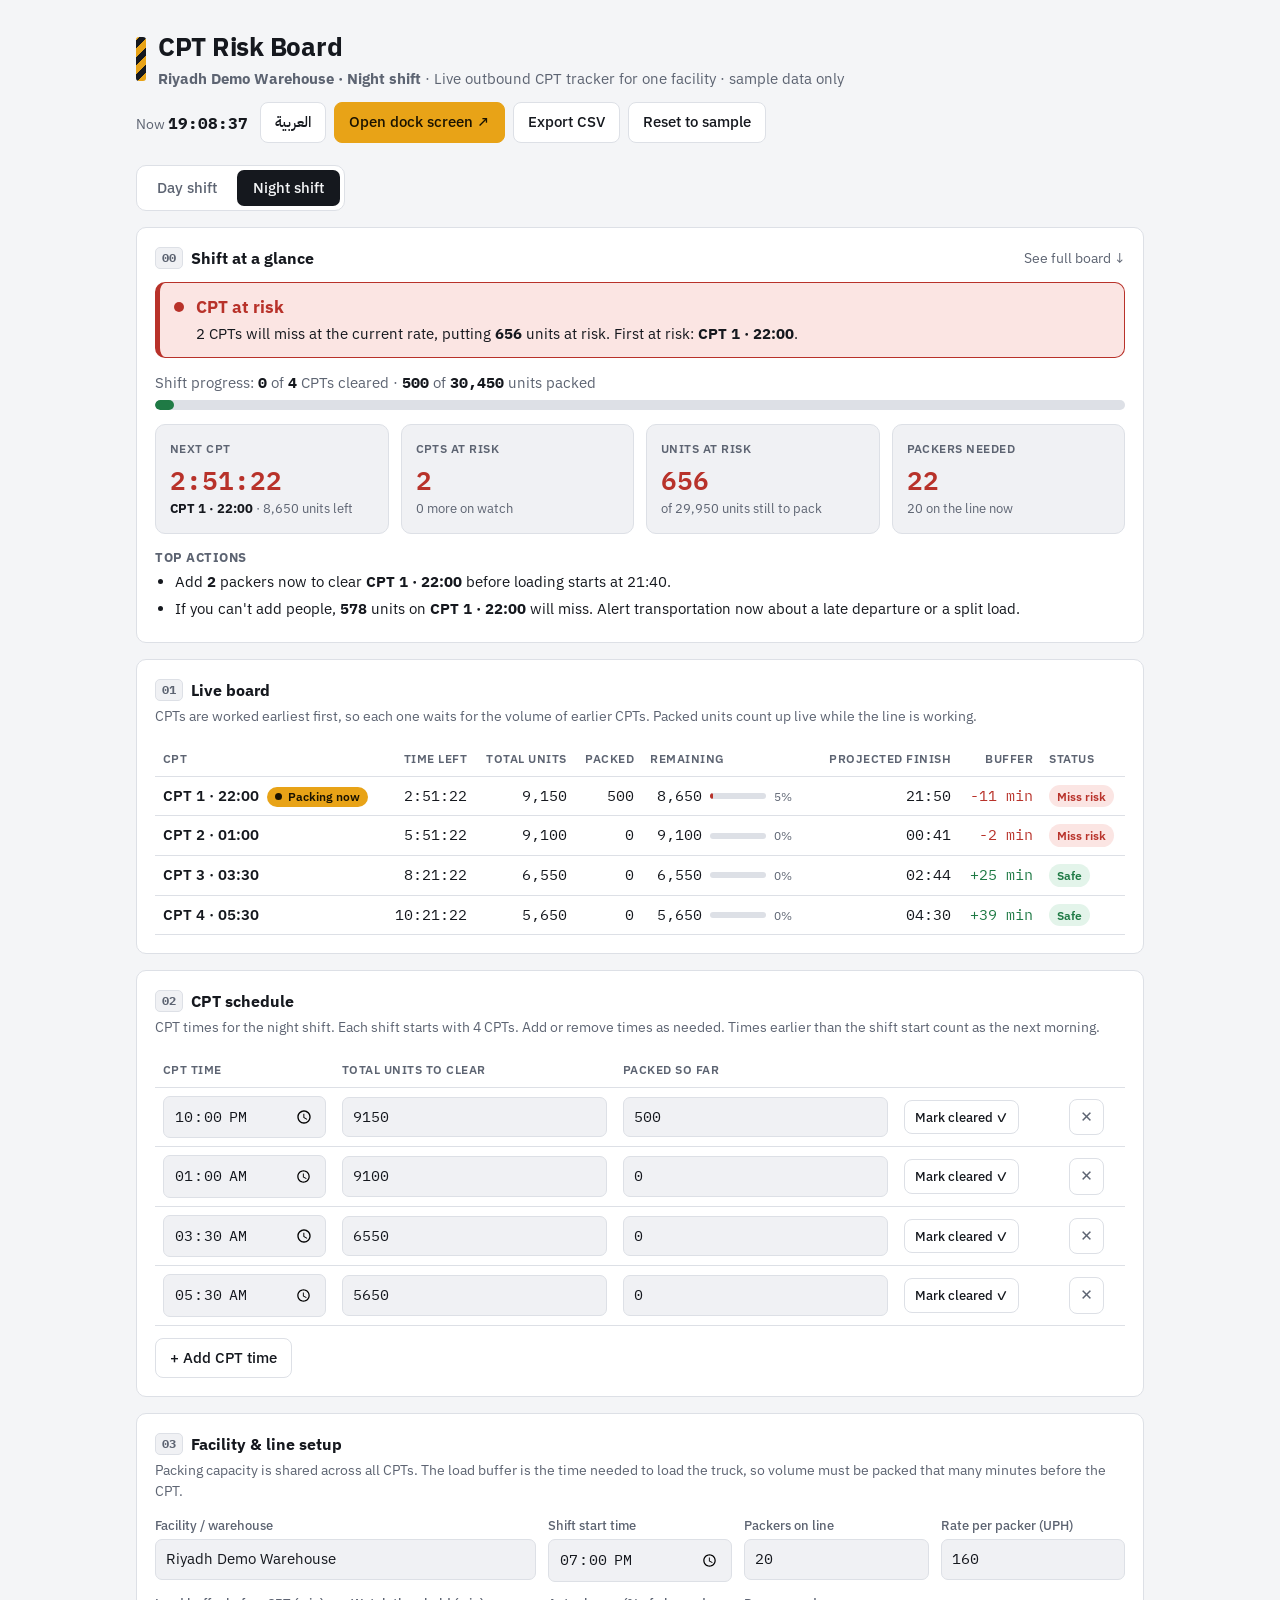
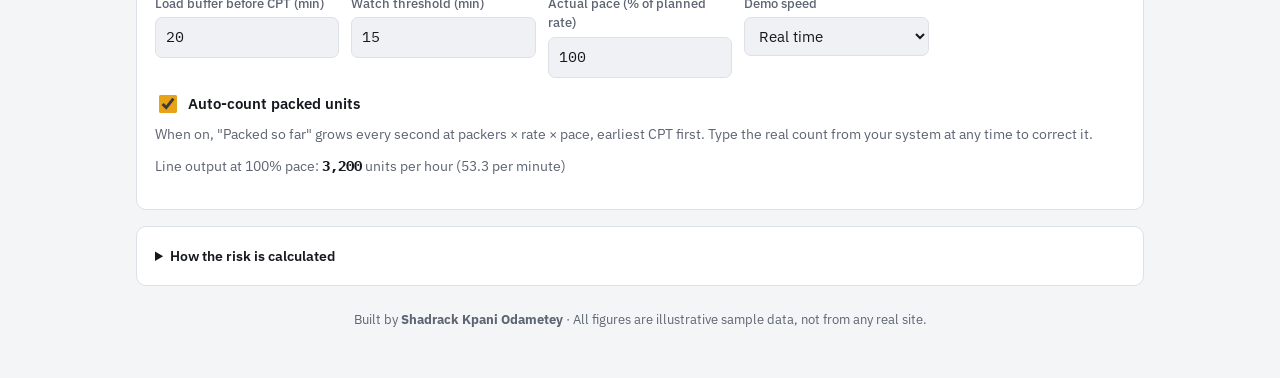
<file: index.html>
<!doctype html>
<html lang="en" dir="ltr">
<head>
<meta charset="utf-8">
<meta name="viewport" content="width=device-width, initial-scale=1">
<title>CPT Risk Board</title>
<meta name="description" content="Live outbound CPT tracker for one warehouse, in English and Arabic: day and night shifts, units to clear per CPT, risk at the current pack rate, packers needed, and a dock screen that celebrates every cleared CPT.">
<link rel="preconnect" href="https://fonts.googleapis.com">
<link rel="preconnect" href="https://fonts.gstatic.com" crossorigin>
<link href="https://fonts.googleapis.com/css2?family=IBM+Plex+Mono:wght@500;600&family=IBM+Plex+Sans:wght@400;500;600;700&family=IBM+Plex+Sans+Arabic:wght@400;500;600;700&display=swap" rel="stylesheet">
<link rel="stylesheet" href="css/style.css">
</head>
<body>
<div class="wrap" id="main">
  <header>
    <div class="brand">
      <div class="stripe" aria-hidden="true"></div>
      <div>
        <h1 data-i18n="title">CPT Risk Board</h1>
        <p class="sub"><b id="facilityName"></b> · <span data-i18n="subtitle">Live outbound CPT tracker</span></p>
      </div>
    </div>
    <div class="actions">
      <span class="speed-badge" id="speedBadge" hidden></span>
      <div class="clock"><span data-i18n="clockLabel">Now</span> <b id="clock">--:--:--</b></div>
      <button id="langBtn" class="lang" lang="ar">العربية</button>
      <a id="dockLink" class="btn primary" href="dock.html" target="_blank" rel="noopener" data-i18n="dock">Open dock screen ↗</a>
      <button id="exportCsv" data-i18n="exportCsv">Export CSV</button>
      <button id="resetBtn" data-i18n="reset">Reset to sample</button>
    </div>
  </header>

  <div class="shift-tabs" role="tablist">
    <button role="tab" data-shift="day" data-i18n="shiftDay">Day shift</button>
    <button role="tab" data-shift="night" data-i18n="shiftNight">Night shift</button>
  </div>

  <section class="overview">
    <div class="ov-head">
      <h2><span class="num">00</span><span data-i18n="s0">Shift at a glance</span></h2>
      <a href="#board" class="see-plan" data-i18n="seeBoard">See full board ↓</a>
    </div>
    <div class="verdict" id="verdict"></div>
    <div class="progress-line" id="progressLine"></div>
    <div class="cards" id="cards"></div>
    <div class="actions-box" id="topActions"></div>
  </section>

  <section id="board">
    <h2><span class="num">01</span><span data-i18n="s1">Live board</span></h2>
    <p class="hint" data-i18n="s1hint"></p>
    <div class="table-scroll">
      <table>
        <thead><tr>
          <th data-i18n="thCpt">CPT</th>
          <th class="n" data-i18n="thLeft">Time left</th>
          <th class="n" data-i18n="thTotal">Total units</th>
          <th class="n" data-i18n="thPacked">Packed</th>
          <th data-i18n="thRemain">Remaining</th>
          <th class="n" data-i18n="thFinish">Projected finish</th>
          <th class="n" data-i18n="thBuffer">Buffer</th>
          <th data-i18n="thStatus">Status</th>
        </tr></thead>
        <tbody id="boardRows"></tbody>
      </table>
    </div>
  </section>

  <section>
    <h2><span class="num">02</span><span data-i18n="s3">CPT schedule</span></h2>
    <p class="hint" id="schedHint"></p>
    <div class="table-scroll">
      <table class="edit">
        <thead><tr><th data-i18n="thTime">CPT time</th><th data-i18n="thTotalEdit">Total units to clear</th><th data-i18n="thPackedEdit">Packed so far</th><th></th><th></th></tr></thead>
        <tbody id="schedRows"></tbody>
      </table>
    </div>
    <button id="addCpt" class="add" data-i18n="addCpt">+ Add CPT time</button>
  </section>

  <section>
    <h2><span class="num">03</span><span data-i18n="s2">Facility & line setup</span></h2>
    <p class="hint" data-i18n="s2hint"></p>
    <div class="grid">
      <div class="wide"><label for="facility" data-i18n="facility">Facility / warehouse</label><input id="facility" type="text" dir="auto"></div>
      <div><label for="shiftStart" data-i18n="shiftStart">Shift start time</label><input id="shiftStart" type="time"></div>
      <div><label for="packers" data-i18n="packers">Packers on line</label><input id="packers" type="number" min="0" step="1"></div>
      <div><label for="rate" data-i18n="rate">Rate per packer (UPH)</label><input id="rate" type="number" min="0" step="5"></div>
      <div><label for="loadBuf" data-i18n="loadBuf">Load buffer before CPT (min)</label><input id="loadBuf" type="number" min="0" step="5"></div>
      <div><label for="watchMin" data-i18n="watchMin">Watch threshold (min)</label><input id="watchMin" type="number" min="0" step="5"></div>
      <div><label for="pace" data-i18n="pace">Actual pace (% of planned rate)</label><input id="pace" type="number" min="0" max="200" step="5"></div>
      <div><label for="speed" data-i18n="speed">Demo speed</label>
        <select id="speed"><option value="1" data-i18n="speed1">Real time</option><option value="10" data-i18n="speed10">10× (demo)</option><option value="60" data-i18n="speed60">60× (demo)</option></select></div>
    </div>
    <label class="toggle"><input id="auto" type="checkbox"> <span data-i18n="autoCount">Auto-count packed units</span></label>
    <p class="hint toggle-hint" data-i18n="autoHint"></p>
    <p class="derived" id="capLine"></p>
  </section>

  <section>
    <details>
      <summary data-i18n="howTitle">How the risk is calculated</summary>
      <ol data-i18n-html="howList"></ol>
    </details>
  </section>

  <footer><span data-i18n="builtBy">Built by</span> <b class="author">Shadrack Kpani Odametey</b> · <span data-i18n="footerNote">All figures are illustrative sample data, not from any real site.</span></footer>
</div>

<script src="js/i18n.js" defer></script>
<script src="js/core.js" defer></script>
<script src="js/celebrate.js" defer></script>
<script src="js/app.js" defer></script>
</body>
</html>
</file>
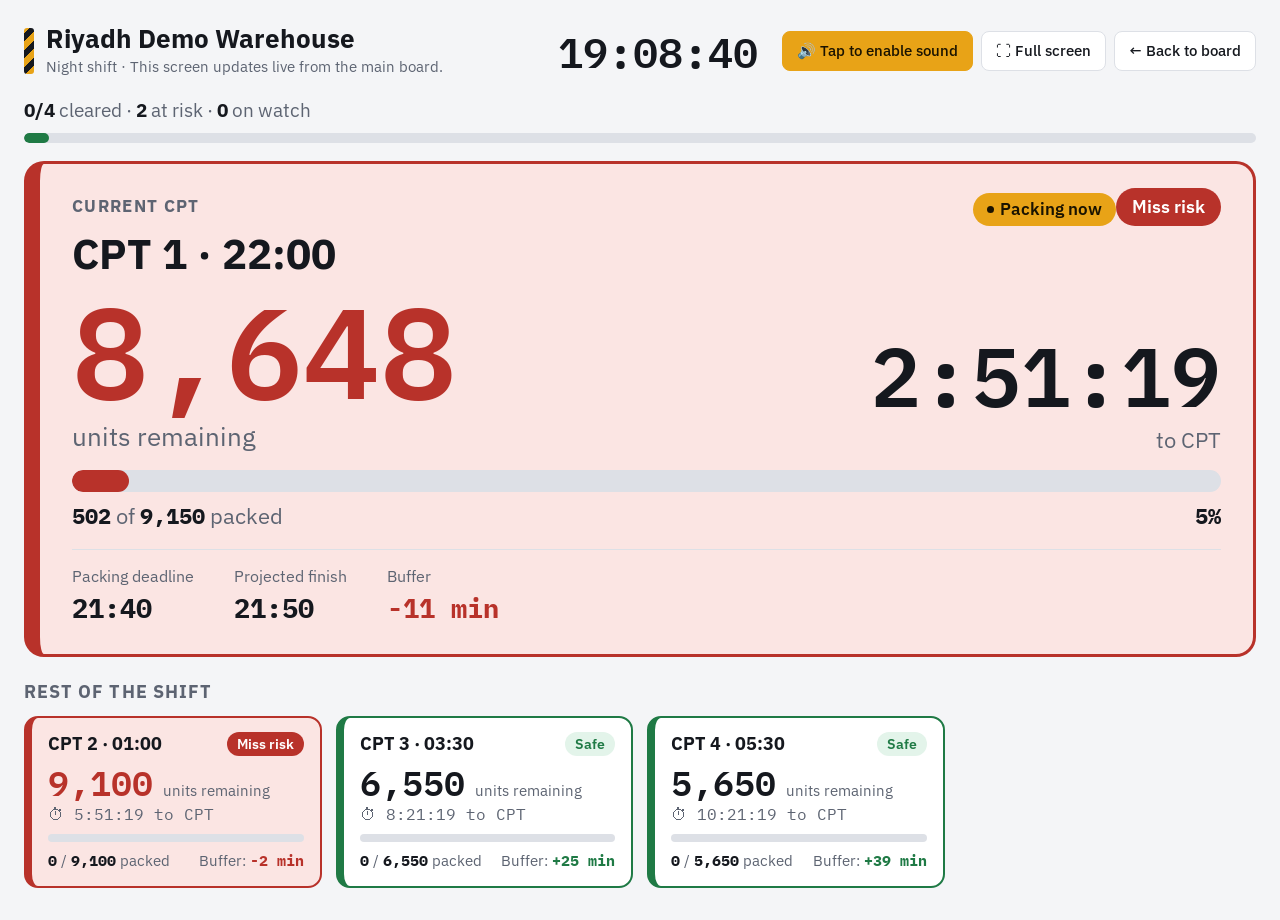
<file: dock.html>
<!doctype html>
<html lang="en" dir="ltr">
<head>
<meta charset="utf-8">
<meta name="viewport" content="width=device-width, initial-scale=1">
<title>CPT Dock Screen</title>
<meta name="description" content="Wall-screen view of the CPT Risk Board with live countdowns and a celebration for every cleared CPT.">
<link rel="preconnect" href="https://fonts.googleapis.com">
<link rel="preconnect" href="https://fonts.gstatic.com" crossorigin>
<link href="https://fonts.googleapis.com/css2?family=IBM+Plex+Mono:wght@500;600&family=IBM+Plex+Sans:wght@400;500;600;700&family=IBM+Plex+Sans+Arabic:wght@400;500;600;700&display=swap" rel="stylesheet">
<link rel="stylesheet" href="css/style.css">
</head>
<body class="dock-page">
  <div class="dock-head">
    <div class="dock-title">
      <span class="stripe" aria-hidden="true"></span>
      <div>
        <div id="dockFacility" class="dock-facility"></div>
        <div class="dock-sub"><span id="dockShift"></span> · <span data-i18n="dockHint">This screen updates live from the main board.</span></div>
      </div>
    </div>
    <span class="speed-badge" id="speedBadge" hidden></span>
    <div class="dock-clock" id="dockClock">--:--:--</div>
    <div class="dock-controls">
      <button id="soundBtn" class="primary"></button>
      <button id="fsBtn" data-i18n="fullscreen">⛶ Full screen</button>
      <a id="backLink" class="btn" href="index.html" data-i18n="backToBoard">← Back to board</a>
    </div>
  </div>

  <div class="dock-strip">
    <div class="dock-summary" id="dockSummary"></div>
    <div class="bar big done"><span id="dockProgress" style="width:0%"></span></div>
  </div>

  <div class="hero" id="hero" aria-live="polite"></div>
  <h2 class="others-title" id="othersTitle" data-i18n="otherCpts">Rest of the shift</h2>
  <div class="tiles small" id="tiles"></div>

  <script src="js/i18n.js" defer></script>
  <script src="js/core.js" defer></script>
  <script src="js/celebrate.js" defer></script>
  <script src="js/dock.js" defer></script>
</body>
</html>
</file>
<file: css/style.css>
:root{
  --bg:#f4f5f7; --surface:#ffffff; --surface-2:#f0f1f4; --text:#15181e; --muted:#5d6472; --border:#dde0e6;
  --accent:#e8a317; --accent-ink:#1a1300;
  --ok:#1f7a45; --ok-bg:#e3f4ea; --warn:#8a5700; --warn-bg:#fdf1d8; --bad:#b8322a; --bad-bg:#fbe5e3;
  --radius:10px;
}
@media (prefers-color-scheme: dark){
  :root:not([data-theme="light"]){
    --bg:#0f1115; --surface:#171a21; --surface-2:#1e222b; --text:#e8eaef; --muted:#9aa1ae; --border:#2a2f3a;
    --accent:#f2b230; --accent-ink:#1a1300;
    --ok:#4cc27f; --ok-bg:#15301f; --warn:#f2b230; --warn-bg:#352a10; --bad:#ff6b5e; --bad-bg:#3a1a17;
  }
}
:root[data-theme="dark"]{
  --bg:#0f1115; --surface:#171a21; --surface-2:#1e222b; --text:#e8eaef; --muted:#9aa1ae; --border:#2a2f3a;
  --accent:#f2b230; --accent-ink:#1a1300;
  --ok:#4cc27f; --ok-bg:#15301f; --warn:#f2b230; --warn-bg:#352a10; --bad:#ff6b5e; --bad-bg:#3a1a17;
}
*{box-sizing:border-box}
html,body{margin:0}
body{background:var(--bg);color:var(--text);font-family:"IBM Plex Sans",system-ui,-apple-system,"Segoe UI",sans-serif;font-size:15px;line-height:1.5}
.wrap{max-width:1040px;margin:0 auto;padding:28px 16px 48px}
header{display:flex;flex-wrap:wrap;gap:12px;align-items:flex-end;justify-content:space-between;margin-bottom:22px}
.brand{display:flex;gap:12px;align-items:center}
.stripe{display:inline-block;flex:none;width:10px;height:44px;border-radius:3px;background:repeating-linear-gradient(-45deg,var(--accent) 0 6px,var(--text) 6px 12px)}
h1{font-size:1.6rem;margin:0;letter-spacing:-.01em}
.sub{color:var(--muted);margin:2px 0 0;font-size:.92rem}
.actions{display:flex;gap:8px;flex-wrap:wrap;align-items:center}
.clock{font-size:.86rem;color:var(--muted);padding-inline-end:4px}
.clock b{font-family:"IBM Plex Mono",monospace;color:var(--text);font-size:1rem}
button{font:inherit;cursor:pointer;border-radius:8px;border:1px solid var(--border);background:var(--surface);color:var(--text);padding:8px 14px;font-weight:500}
button:hover{border-color:var(--muted)}
button.primary{background:var(--accent);color:var(--accent-ink);border-color:var(--accent)}
button:focus-visible,input:focus-visible,a:focus-visible{outline:2px solid var(--accent);outline-offset:2px}
section{background:var(--surface);border:1px solid var(--border);border-radius:var(--radius);padding:18px;margin-bottom:16px}
h2{font-size:1rem;margin:0 0 4px;display:flex;align-items:center;gap:8px}
h2 .num{font-family:"IBM Plex Mono",monospace;font-size:.75rem;background:var(--surface-2);border:1px solid var(--border);border-radius:5px;padding:1px 6px;color:var(--muted)}
.hint{color:var(--muted);font-size:.86rem;margin:0 0 14px}
.grid{display:grid;grid-template-columns:repeat(auto-fit,minmax(180px,1fr));gap:12px}
label{display:block;font-size:.82rem;color:var(--muted);margin-bottom:4px;font-weight:500}
input{width:100%;font:inherit;font-family:"IBM Plex Mono",monospace;color:var(--text);background:var(--surface-2);border:1px solid var(--border);border-radius:7px;padding:8px 10px}
input[type=text]{font-family:"IBM Plex Sans",sans-serif}
input[type=number],input[type=time]{direction:ltr}
.derived{margin-top:12px;font-size:.88rem;color:var(--muted)}
.derived b{color:var(--text);font-family:"IBM Plex Mono",monospace}
.table-scroll{overflow-x:auto;-webkit-overflow-scrolling:touch}
table{width:100%;border-collapse:collapse;min-width:640px}
table.edit{min-width:560px}
th,td{text-align:start;padding:8px;border-bottom:1px solid var(--border);vertical-align:middle}
th{font-size:.78rem;text-transform:uppercase;letter-spacing:.04em;color:var(--muted);font-weight:600}
td.n,th.n{text-align:end}
td.n{font-family:"IBM Plex Mono",monospace;white-space:nowrap}
td.route{font-weight:600}
tr.past td{color:var(--muted)}
tr.past td.route{font-weight:500}
.icon-btn{padding:6px 10px;color:var(--muted)}
.add{margin-top:12px}
.pos{color:var(--ok)} .neg{color:var(--bad)} .tight{color:var(--warn)}

/* Badges */
.badge{display:inline-block;font-size:.78rem;font-weight:600;padding:2px 8px;border-radius:999px;white-space:nowrap}
.badge.ok{background:var(--ok-bg);color:var(--ok)} .badge.warn{background:var(--warn-bg);color:var(--warn)} .badge.bad{background:var(--bad-bg);color:var(--bad)}
.badge.muted{background:var(--surface-2);color:var(--muted);border:1px solid var(--border)}

/* Shift at a glance */
.ov-head{display:flex;justify-content:space-between;align-items:center;gap:12px;margin-bottom:12px}
.ov-head h2{margin:0}
.see-plan{color:var(--muted);font-size:.86rem;text-decoration:none;white-space:nowrap}
.see-plan:hover{color:var(--text);text-decoration:underline}
.verdict{display:flex;gap:12px;align-items:flex-start;border-radius:var(--radius);padding:12px 14px;margin-bottom:14px;border:1px solid var(--border);background:var(--surface-2);border-inline-start:5px solid var(--muted)}
.verdict .dot{flex:none;width:10px;height:10px;border-radius:50%;margin-top:7px;background:var(--muted)}
.verdict .vt{font-weight:700;font-size:1.05rem}
.verdict p{margin:2px 0 0}
.verdict .warn-line{margin-top:6px;color:var(--bad);font-size:.88rem}
.verdict.ok{background:var(--ok-bg);border-color:var(--ok)} .verdict.ok .dot{background:var(--ok)} .verdict.ok .vt{color:var(--ok)}
.verdict.warn{background:var(--warn-bg);border-color:var(--warn)} .verdict.warn .dot{background:var(--warn)} .verdict.warn .vt{color:var(--warn)}
.verdict.bad{background:var(--bad-bg);border-color:var(--bad)} .verdict.bad .dot{background:var(--bad)} .verdict.bad .vt{color:var(--bad)}
.cards{display:grid;grid-template-columns:repeat(auto-fit,minmax(200px,1fr));gap:12px}
.card{background:var(--surface-2);border:1px solid var(--border);border-radius:var(--radius);padding:14px}
.card .k{font-size:.78rem;color:var(--muted);text-transform:uppercase;letter-spacing:.04em;font-weight:600}
.card .v{font-family:"IBM Plex Mono",monospace;font-size:1.6rem;font-weight:600;margin-top:2px}
.card .s{font-size:.84rem;color:var(--muted)}
.card .s b{color:var(--text)}
.card.ok .v{color:var(--ok)} .card.bad .v{color:var(--bad)} .card.warn .v{color:var(--warn)}
.actions-box{margin-top:14px}
.actions-box:empty{display:none}
.actions-box h3{font-size:.82rem;text-transform:uppercase;letter-spacing:.04em;color:var(--muted);margin:0 0 4px}
.actions-box ul{margin:0;padding-inline-start:20px} .actions-box li{margin:4px 0}

details{font-size:.9rem}
summary{cursor:pointer;font-weight:600}
details ol{padding-inline-start:20px} details li{margin:6px 0}
footer{color:var(--muted);font-size:.82rem;text-align:center;margin-top:24px}

/* Links styled as buttons */
.btn{display:inline-block;font:inherit;font-weight:500;text-decoration:none;cursor:pointer;border-radius:8px;border:1px solid var(--border);background:var(--surface);color:var(--text);padding:8px 14px}
.btn:hover{border-color:var(--muted)}
.btn.primary{background:var(--accent);color:var(--accent-ink);border-color:var(--accent)}
button.small{padding:6px 10px;font-size:.84rem;white-space:nowrap}
.grid .wide{grid-column:span 2}
@media (max-width:600px){ .grid .wide{grid-column:auto} }

select{width:100%;font:inherit;color:var(--text);background:var(--surface-2);border:1px solid var(--border);border-radius:7px;padding:8px 10px}
.toggle{display:inline-flex;align-items:center;gap:8px;margin-top:14px;font-size:.92rem;font-weight:600;color:var(--text);cursor:pointer}
.toggle input{width:18px;height:18px;accent-color:var(--accent)}
.toggle-hint{margin:4px 0 0}
.speed-badge{font-size:.8rem;font-weight:700;padding:4px 10px;border-radius:999px;background:var(--accent);color:var(--accent-ink)}
.speed-badge[hidden]{display:none}
.now-tag{display:inline-flex;align-items:center;gap:6px;font-size:.74rem;font-weight:600;color:var(--accent-ink);background:var(--accent);border-radius:999px;padding:1px 8px;margin-inline-start:8px;white-space:nowrap;vertical-align:middle}
.now-tag::before{content:"";width:7px;height:7px;border-radius:50%;background:var(--accent-ink);animation:pulse 1.2s ease-in-out infinite}
@keyframes pulse{0%,100%{opacity:1}50%{opacity:.25}}
@media (prefers-reduced-motion: reduce){ .now-tag::before{animation:none} }
.tile .now-tag{font-size:.9rem;padding:3px 12px;margin:0}
.tile .t-tags{display:flex;gap:8px;align-items:center;flex-wrap:wrap;justify-content:flex-end}

/* Day / night shift tabs */
.shift-tabs{display:inline-flex;gap:4px;padding:4px;margin-bottom:16px;background:var(--surface);border:1px solid var(--border);border-radius:10px}
.shift-tabs button{border:none;background:transparent;padding:7px 16px;border-radius:7px;color:var(--muted)}
.shift-tabs button.active{background:var(--text);color:var(--bg)}

/* Progress bars */
.bar{display:block;height:8px;border-radius:999px;background:var(--border);overflow:hidden}
.bar > span{display:block;height:100%;border-radius:999px;background:var(--muted);transition:width .4s ease}
.bar.ok > span,.bar.done > span{background:var(--ok)} .bar.warn > span{background:var(--warn)} .bar.bad > span{background:var(--bad)}
.bar.big{height:10px}
.progress-line{margin:0 0 14px;font-size:.92rem;color:var(--muted)}
.progress-line b{color:var(--text);font-family:"IBM Plex Mono",monospace}
.progress-line .bar{margin-top:6px}
.rem{display:flex;align-items:center;gap:8px;min-width:150px}
.rem-n{font-family:"IBM Plex Mono",monospace;min-width:52px;text-align:end}
.rem .bar{flex:1;min-width:50px;height:6px}
.rem-p{font-size:.78rem;color:var(--muted);min-width:34px}
tr.is-cleared td.route{color:var(--ok)}
.badge.done{background:var(--ok);color:#fff}

/* Dock screen page (opens in its own tab, built for a wall TV) */
body.dock-page{padding:20px 24px 32px;min-height:100vh}
.dock-head{display:flex;flex-wrap:wrap;align-items:center;gap:16px 24px;margin-bottom:14px}
.dock-title{display:flex;align-items:center;gap:12px;flex:1;min-width:240px}
.dock-title .stripe{height:46px;width:10px}
.dock-facility{font-size:1.6rem;font-weight:700;line-height:1.2}
.dock-sub{color:var(--muted);font-size:.95rem}
.dock-clock{font-family:"IBM Plex Mono",monospace;font-size:2.6rem;font-weight:600}
.dock-controls{display:flex;gap:8px;flex-wrap:wrap}
.dock-strip{margin-bottom:18px}
.dock-summary{font-size:1.2rem;color:var(--muted);margin-bottom:8px}
.dock-summary b{color:var(--text)}
.dock-empty{font-size:1.2rem;color:var(--muted)}
.tiles{display:grid;grid-template-columns:repeat(auto-fill,minmax(300px,1fr));gap:18px}
.tile{border-radius:16px;padding:20px 22px;background:var(--surface);border:2px solid var(--border);border-inline-start-width:12px;transition:background .3s}
.tile .t-top{display:flex;justify-content:space-between;align-items:center;gap:10px}
.tile .t-name{font-size:1.5rem;font-weight:700;line-height:1.25}
.tile .t-count{font-family:"IBM Plex Mono",monospace;font-size:3.6rem;font-weight:600;line-height:1.1;margin:14px 0 12px}
.tile .t-units{display:flex;align-items:baseline;gap:10px;flex-wrap:wrap;margin:14px 0 2px}
.tile .t-num{font-family:"IBM Plex Mono",monospace;font-size:3.6rem;font-weight:600;line-height:1.05}
.tile .t-cap{font-size:1.1rem;color:var(--muted)}
.tile .t-clock{font-family:"IBM Plex Mono",monospace;font-size:1.35rem;color:var(--muted);margin-bottom:12px}
html[lang="ar"] .tile .t-clock{font-family:inherit}
.tile .t-final{font-size:2.6rem;font-weight:700;line-height:1.15;margin:16px 0 12px}
.tile .t-final.ok{color:var(--ok)} .tile .t-final.bad{color:var(--bad)}
.tile .bar{height:12px;margin-bottom:10px}
.tile .t-meta{display:flex;justify-content:space-between;gap:10px;flex-wrap:wrap;font-size:1.05rem;color:var(--muted)}
.tile .t-meta b{color:var(--text);font-family:"IBM Plex Mono",monospace}
.tile .badge{font-size:1rem;padding:4px 12px}
.tile.ok{border-color:var(--ok)} .tile.warn{border-color:var(--warn)} .tile.bad{border-color:var(--bad);background:var(--bad-bg)}
.tile.done{border-color:var(--ok);background:var(--ok-bg)}
.tile.bad .t-num{color:var(--bad)} .tile.warn .t-num{color:var(--warn)}
.tile.muted{opacity:.6}
.tile.final{border-style:solid;border-width:3px;border-inline-start-width:12px}
.tile.bad .badge.bad{background:var(--bad);color:#fff}
.tile .t-meta b.neg{color:var(--bad)} .tile .t-meta b.tight{color:var(--warn)} .tile .t-meta b.pos{color:var(--ok)}

/* Dock screen: current CPT hero panel */
.hero{margin-bottom:22px}
.hero-card{border-radius:20px;padding:24px 32px 26px;background:var(--surface);border:3px solid var(--border);border-inline-start-width:16px}
.hero-card.ok{border-color:var(--ok)} .hero-card.warn{border-color:var(--warn);background:var(--warn-bg)}
.hero-card.bad{border-color:var(--bad);background:var(--bad-bg)} .hero-card.done{border-color:var(--ok);background:var(--ok-bg)}
.h-top{display:flex;justify-content:space-between;align-items:center;gap:12px;flex-wrap:wrap}
.h-kicker{font-size:1.05rem;font-weight:700;text-transform:uppercase;letter-spacing:.08em;color:var(--muted)}
html[lang="ar"] .h-kicker{text-transform:none;letter-spacing:0}
.hero-card .now-tag{font-size:1.05rem;padding:4px 14px;margin:0}
.hero-card .badge{font-size:1.15rem;padding:5px 16px}
.hero-card .badge.bad{background:var(--bad);color:#fff} .hero-card .badge.warn{background:var(--warn);color:#fff}
.h-name{font-size:2.6rem;font-weight:700;line-height:1.15;margin-top:4px}
.h-main{display:flex;justify-content:space-between;align-items:flex-end;gap:24px;flex-wrap:wrap;margin:6px 0 14px}
.h-num{font-family:"IBM Plex Mono",monospace;font-size:clamp(4.5rem,10vw,8.5rem);font-weight:600;line-height:1}
.hero-card.bad .h-num{color:var(--bad)} .hero-card.warn .h-num{color:var(--warn)}
.h-cap{font-size:1.6rem;color:var(--muted);margin-top:6px}
.h-cap b{color:var(--text);font-family:"IBM Plex Mono",monospace}
.h-final{font-size:clamp(3rem,7vw,6rem);font-weight:700;line-height:1.05}
.h-final.ok{color:var(--ok)} .h-final.bad{color:var(--bad)}
.h-right{text-align:end}
.h-count{font-family:"IBM Plex Mono",monospace;font-size:clamp(3rem,6.5vw,6rem);font-weight:600;line-height:1}
.h-side-label{font-size:1.4rem;color:var(--muted);margin-top:6px}
.h-progress .bar{height:22px}
.h-pct{display:flex;justify-content:space-between;gap:12px;font-size:1.35rem;color:var(--muted);margin-top:8px}
.h-pct b{color:var(--text);font-family:"IBM Plex Mono",monospace}
.h-facts{display:flex;gap:16px 40px;flex-wrap:wrap;margin-top:16px;padding-top:14px;border-top:1px solid var(--border)}
.h-facts div{display:flex;flex-direction:column}
.h-facts span{font-size:1rem;color:var(--muted)}
.h-facts b{font-family:"IBM Plex Mono",monospace;font-size:1.7rem}
.h-facts b.neg{color:var(--bad)} .h-facts b.tight{color:var(--warn)} .h-facts b.pos{color:var(--ok)}
.others-title{font-size:1.1rem;color:var(--muted);text-transform:uppercase;letter-spacing:.06em;margin:0 0 10px}
html[lang="ar"] .others-title{text-transform:none;letter-spacing:0}
.others-title[hidden]{display:none}
/* Smaller tiles under the hero */
.tiles.small{grid-template-columns:repeat(auto-fill,minmax(240px,1fr));gap:14px}
.tiles.small .tile{padding:14px 16px;border-radius:14px;border-inline-start-width:8px}
.tiles.small .t-name{font-size:1.15rem}
.tiles.small .t-num{font-size:2.2rem}
.tiles.small .t-cap{font-size:.95rem}
.tiles.small .t-units{margin:8px 0 0}
.tiles.small .t-clock{font-size:1rem;margin-bottom:8px}
.tiles.small .t-final{font-size:1.6rem;margin:10px 0 8px}
.tiles.small .bar{height:8px;margin-bottom:8px}
.tiles.small .t-meta{font-size:.92rem}
.tiles.small .badge{font-size:.85rem;padding:2px 10px}
.tiles.small .now-tag{font-size:.8rem;padding:2px 10px}
@media (max-width:700px){
  .hero-card{padding:18px 18px 20px;border-inline-start-width:10px}
  .h-name{font-size:1.7rem}
  .h-main{flex-direction:column;align-items:flex-start}
  .h-right{text-align:start}
  .h-cap,.h-side-label,.h-pct{font-size:1.1rem}
}

/* Celebration */
.confetti-canvas{position:fixed;inset:0;width:100%;height:100%;pointer-events:none;z-index:60}
.congrats{position:fixed;inset:0;z-index:55;display:flex;align-items:center;justify-content:center;padding:16px;background:rgba(10,12,16,.35);opacity:0;pointer-events:none;transition:opacity .3s}
.congrats.show{opacity:1;pointer-events:auto;cursor:pointer}
.congrats-card{background:var(--surface);color:var(--text);border:3px solid var(--ok);border-radius:20px;padding:28px 36px;text-align:center;max-width:560px;box-shadow:0 20px 60px rgba(0,0,0,.25);transform:scale(.85);transition:transform .35s cubic-bezier(.2,1.4,.4,1)}
.congrats.show .congrats-card{transform:scale(1)}
.congrats-emoji{font-size:3.4rem;line-height:1}
.congrats-title{font-size:2rem;font-weight:700;color:var(--ok);margin:8px 0 6px}
.congrats-card p{margin:4px 0;font-size:1.15rem}
body.dock-page .congrats-card{max-width:760px;padding:40px 56px}
body.dock-page .congrats-title{font-size:3rem}
body.dock-page .congrats-card p{font-size:1.5rem}
body.dock-page .congrats-emoji{font-size:5rem}
@media (prefers-reduced-motion: reduce){ .congrats-card{transition:none;transform:none} }

/* Arabic / right-to-left */
html[lang="ar"] body,html[lang="ar"] input[type=text]{font-family:"IBM Plex Sans Arabic","IBM Plex Sans",system-ui,"Segoe UI",Tahoma,sans-serif}
html[lang="ar"] th,html[lang="ar"] .card .k,html[lang="ar"] .actions-box h3{text-transform:none;letter-spacing:0}
html[lang="ar"] h1{letter-spacing:0}
html[lang="ar"] body{line-height:1.7}
html[dir="rtl"] input[type=number],html[dir="rtl"] input[type=time]{text-align:right}
.lang{font-family:"IBM Plex Sans Arabic","IBM Plex Sans",sans-serif}
html[lang="ar"] .lang{font-family:"IBM Plex Sans",sans-serif}

@media (max-width:600px){
  body.dock-page{padding:16px}
  .dock-clock{font-size:1.8rem}
  .tile .t-num{font-size:2.8rem}
  .tile .t-final{font-size:2rem}
  .congrats-title,body.dock-page .congrats-title{font-size:1.6rem}
}
@media print{
  .actions,.add,.icon-btn,footer,.see-plan{display:none}
  body{background:#fff;color:#000}
  section{break-inside:avoid}
}
html[lang="ar"] .h-facts b,html[lang="ar"] .tile .t-meta b,html[lang="ar"] td.n{font-family:"IBM Plex Sans Arabic","IBM Plex Mono",sans-serif}
</file>
